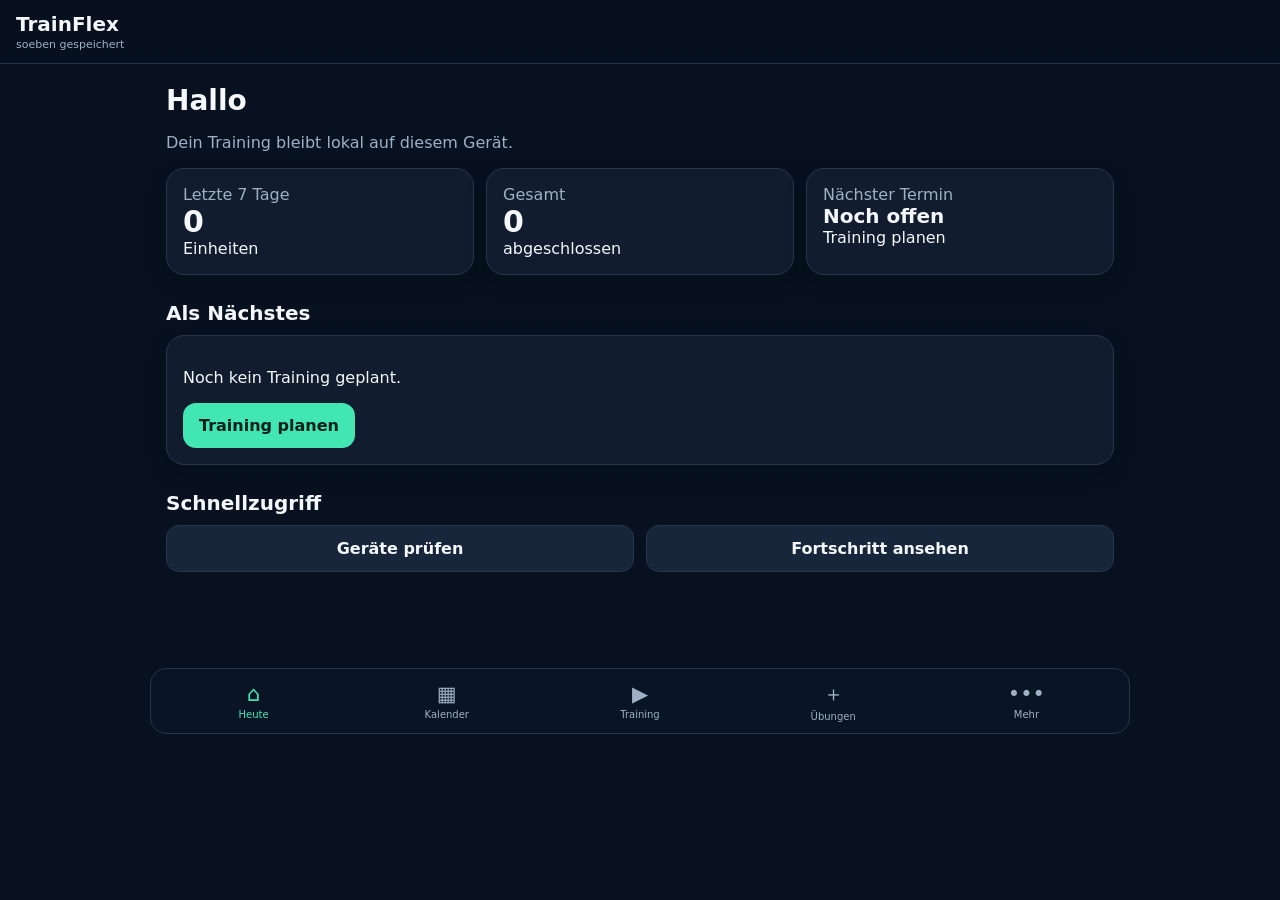
<file: index.html>
<!doctype html>
<html lang="de">
<head>
  <meta charset="utf-8">
  <meta name="viewport" content="width=device-width,initial-scale=1,viewport-fit=cover">
  <meta name="theme-color" content="#07111f">
  <meta name="apple-mobile-web-app-capable" content="yes">
  <meta name="apple-mobile-web-app-status-bar-style" content="black-translucent">
  <meta name="apple-mobile-web-app-title" content="TrainFlex">
  <link rel="manifest" href="manifest.webmanifest">
  <link rel="apple-touch-icon" href="icons/icon-180.png">
  <link rel="icon" href="icons/icon-192.png">
  <link rel="stylesheet" href="styles.css?v=5.2">
  <title>TrainFlex</title>
</head>
<body>
<div id="app">
  <header><div><b>TrainFlex</b><small id="status">lokal gespeichert</small></div><button id="installBtn" class="ghost hidden">Installieren</button></header>
  <main id="view" tabindex="-1"></main>
  <nav id="nav">
    <button data-route="dashboard">⌂<span>Heute</span></button>
    <button data-route="calendar">▦<span>Kalender</span></button>
    <button data-route="workouts">▶<span>Training</span></button>
    <button data-route="library">＋<span>Übungen</span></button>
    <button data-route="more">•••<span>Mehr</span></button>
  </nav>
</div>
<div id="toast" role="status"></div>
<div id="modal" class="modal hidden" role="dialog" aria-modal="true"><div class="modal-card" id="modalBody"></div></div>
<script src="db.js?v=5.2"></script><script src="app.js?v=5.2"></script>
</body></html>
</file>
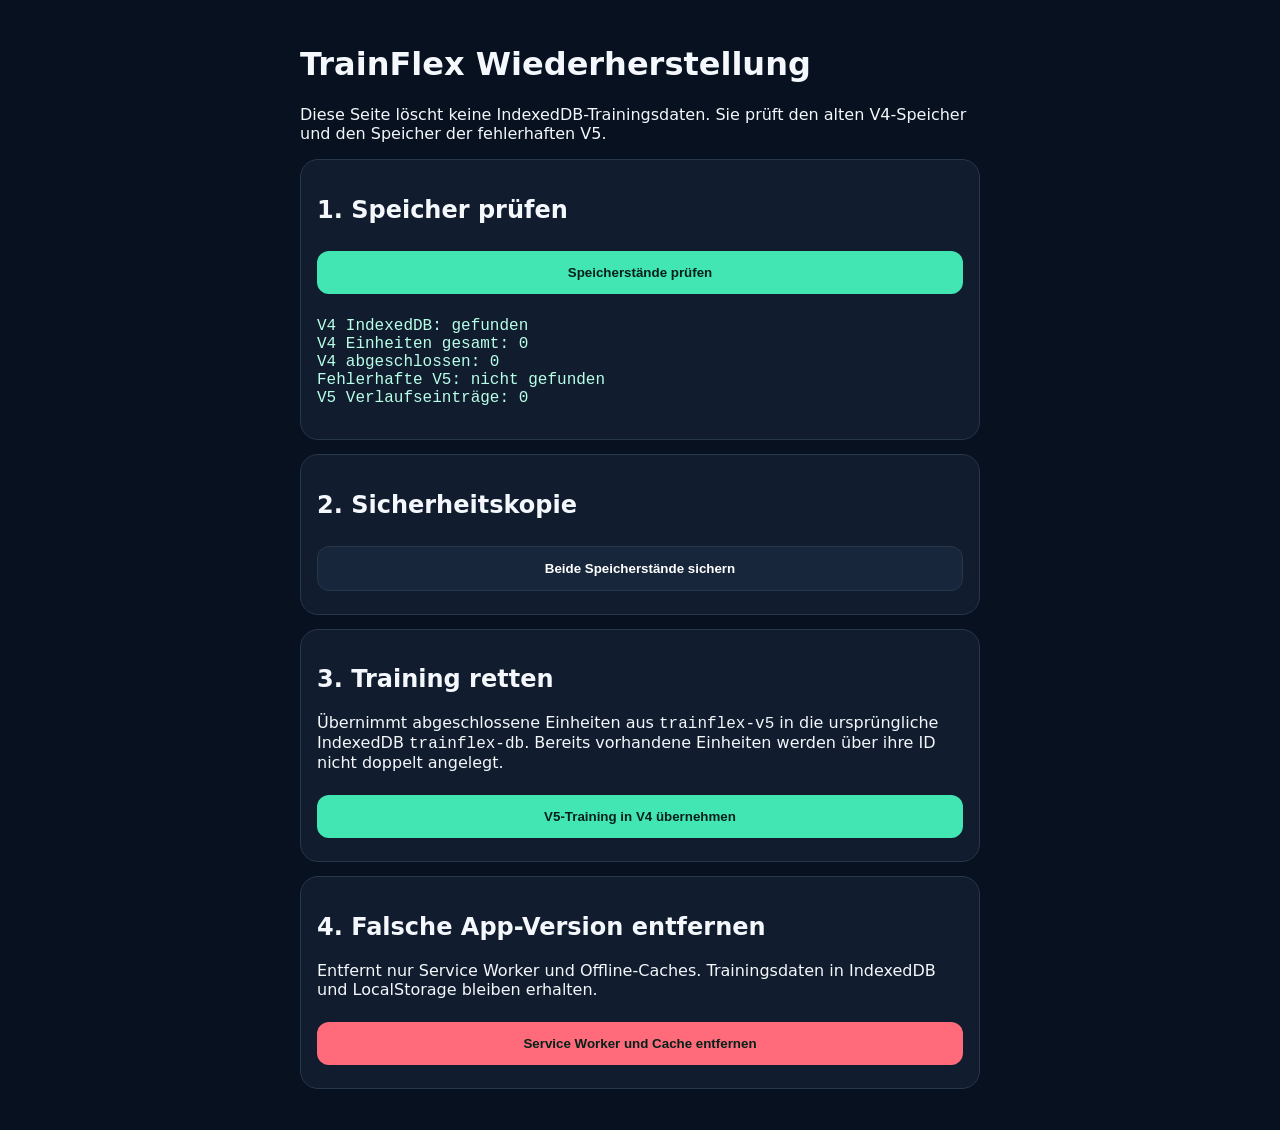
<file: trainflex-recovery.html>
<!doctype html><html lang="de"><head><meta charset="utf-8"><meta name="viewport" content="width=device-width,initial-scale=1,viewport-fit=cover"><title>TrainFlex Wiederherstellung</title><style>body{margin:0;background:#07111f;color:#f4f7fb;font:16px system-ui;padding:24px}main{max-width:680px;margin:auto}.card{background:#111d2e;border:1px solid #26364b;border-radius:18px;padding:16px;margin:14px 0}button{width:100%;padding:14px;margin:7px 0;border:0;border-radius:12px;background:#41e6b3;color:#052018;font-weight:800}.secondary{background:#17263a;color:#fff;border:1px solid #26364b}.danger{background:#ff6b7a}pre{white-space:pre-wrap;color:#b8ffe8}.ok{color:#41e6b3}.warn{color:#ffd166}</style></head><body><main><h1>TrainFlex Wiederherstellung</h1><p>Diese Seite löscht keine IndexedDB-Trainingsdaten. Sie prüft den alten V4-Speicher und den Speicher der fehlerhaften V5.</p><div class="card"><h2>1. Speicher prüfen</h2><button onclick="inspect()">Speicherstände prüfen</button><pre id="status">Noch nicht geprüft.</pre></div><div class="card"><h2>2. Sicherheitskopie</h2><button class="secondary" onclick="backup()">Beide Speicherstände sichern</button></div><div class="card"><h2>3. Training retten</h2><p>Übernimmt abgeschlossene Einheiten aus <code>trainflex-v5</code> in die ursprüngliche IndexedDB <code>trainflex-db</code>. Bereits vorhandene Einheiten werden über ihre ID nicht doppelt angelegt.</p><button onclick="migrate()">V5-Training in V4 übernehmen</button></div><div class="card"><h2>4. Falsche App-Version entfernen</h2><p>Entfernt nur Service Worker und Offline-Caches. Trainingsdaten in IndexedDB und LocalStorage bleiben erhalten.</p><button class="danger" onclick="cleanCache()">Service Worker und Cache entfernen</button></div></main><script>
const q=s=>document.querySelector(s);let v4=null,v5=null;
function openDB(){return new Promise((res,rej)=>{const r=indexedDB.open('trainflex-db',1);r.onupgradeneeded=e=>{const d=e.target.result;if(!d.objectStoreNames.contains('state'))d.createObjectStore('state')};r.onsuccess=()=>res(r.result);r.onerror=()=>rej(r.error)})}
async function getV4(){const db=await openDB();return new Promise((res,rej)=>{const r=db.transaction('state').objectStore('state').get('app');r.onsuccess=()=>res(r.result||null);r.onerror=()=>rej(r.error)})}
async function setV4(data){const db=await openDB();return new Promise((res,rej)=>{const r=db.transaction('state','readwrite').objectStore('state').put(data,'app');r.onsuccess=()=>res();r.onerror=()=>rej(r.error)})}
async function inspect(){v4=await getV4();try{v5=JSON.parse(localStorage.getItem('trainflex-v5')||'null')}catch(_){v5=null}const v4done=v4?.sessions?.filter(x=>x.completed).length||0,v5done=v5?.history?.length||0;q('#status').textContent=`V4 IndexedDB: ${v4?'gefunden':'nicht gefunden'}\nV4 Einheiten gesamt: ${v4?.sessions?.length||0}\nV4 abgeschlossen: ${v4done}\nFehlerhafte V5: ${v5?'gefunden':'nicht gefunden'}\nV5 Verlaufseinträge: ${v5done}`}
function dl(name,obj){const a=document.createElement('a');a.href=URL.createObjectURL(new Blob([JSON.stringify(obj,null,2)],{type:'application/json'}));a.download=name;a.click();setTimeout(()=>URL.revokeObjectURL(a.href),1000)}
async function backup(){await inspect();dl(`trainflex-recovery-${new Date().toISOString().slice(0,10)}.json`,{v4IndexedDB:v4,v5LocalStorage:v5});alert('Sicherungsdatei wurde erstellt.')}
async function migrate(){await inspect();if(!v4){alert('Die ursprünglichen V4-Daten wurden nicht gefunden. Bitte zuerst nichts löschen.');return}if(!v5?.history?.length){alert('Im Speicher der fehlerhaften V5 wurde kein Trainingsverlauf gefunden.');return}v4.exercises=v4.exercises||[];v4.sessions=v4.sessions||[];let added=0;for(const h of v5.history){if(v4.sessions.some(s=>s.id===h.id))continue;const items=[];for(const [n,e] of (h.exercises||[]).entries()){let ex=v4.exercises.find(x=>x.name===e.name);if(!ex){ex={id:crypto.randomUUID(),name:e.name||'Übernommene Übung',category:'Übernommen',equipment:e.equipment||'',notes:'Aus fehlerhafter V5 wiederhergestellt',disabled:false,alternativeId:''};v4.exercises.push(ex)}const sets=(e.setData||[]).map(x=>({done:true,weight:x.weight||'',reps:x.reps||'',time:'',distance:'',pace:'',rpe:x.rpe||'',note:''}));items.push({id:crypto.randomUUID(),exerciseId:ex.id,order:n,executionType:e.mode||'',prescribed:{exerciseId:ex.id,sets:sets.length||1,reps:'',weight:0,rpe:7},sets:sets.length?sets:[{done:true,weight:'',reps:'',time:'',distance:'',pace:'',rpe:'',note:''}]})}v4.sessions.push({id:h.id||crypto.randomUUID(),templateId:h.templateId||'',title:h.name||'Wiederhergestelltes Training',date:(h.date||new Date().toISOString()).slice(0,10),time:(h.date||'T18:00').slice(11,16)||'18:00',location:'',availableMinutes:60,completed:true,partial:false,completedAt:h.completedAt||h.date||new Date().toISOString(),notes:'Aus fehlerhafter V5 wiederhergestellt',adaptationReasons:[],items});added++}v4.meta=v4.meta||{};v4.meta.updated=new Date().toISOString();await setV4(v4);alert(`${added} Trainingseinheit(en) wurden in die ursprüngliche V4-Datenbank übernommen.`);await inspect()}
async function cleanCache(){const regs=await navigator.serviceWorker?.getRegistrations?.()||[];await Promise.all(regs.map(r=>r.unregister()));const keys=await caches.keys();await Promise.all(keys.map(k=>caches.delete(k)));alert('Service Worker und Offline-Caches wurden entfernt. Trainingsdaten wurden nicht gelöscht. Schließe jetzt Safari und die Home-Bildschirm-App vollständig.')}
inspect();
</script></body></html>
</file>
<file: styles.css>
:root{--bg:#07111f;--card:#111d2e;--card2:#17263a;--text:#f4f7fb;--muted:#9fb0c5;--accent:#41e6b3;--accent2:#3ea6ff;--danger:#ff6b7a;--line:#26364b;--safe:env(safe-area-inset-bottom)}*{box-sizing:border-box}html,body{margin:0;background:var(--bg);color:var(--text);font:16px system-ui,-apple-system,BlinkMacSystemFont,"Segoe UI",sans-serif}body{min-height:100vh}button,input,select,textarea{font:inherit}button{cursor:pointer}header{position:sticky;top:0;z-index:5;display:flex;justify-content:space-between;align-items:center;padding:calc(12px + env(safe-area-inset-top)) 16px 12px;background:rgba(7,17,31,.95);border-bottom:1px solid var(--line);backdrop-filter:blur(12px)}header b{font-size:20px}header small{display:block;color:var(--muted);font-size:11px;margin-top:2px}main{max-width:980px;margin:auto;padding:20px 16px calc(96px + var(--safe));outline:none}nav{position:fixed;z-index:10;bottom:0;left:0;right:0;display:grid;grid-template-columns:repeat(5,1fr);padding:7px 6px calc(7px + var(--safe));background:rgba(10,22,38,.97);border-top:1px solid var(--line);backdrop-filter:blur(14px)}nav button{border:0;background:none;color:var(--muted);min-height:52px;font-size:21px}nav button span{display:block;font-size:10px;margin-top:3px}nav button.active{color:var(--accent)}h1{font-size:28px;margin:0 0 4px}h2{font-size:20px;margin:26px 0 10px}h3{margin:0 0 8px}.muted{color:var(--muted)}.grid{display:grid;gap:12px}.grid.two{grid-template-columns:repeat(2,1fr)}.card{background:var(--card);border:1px solid var(--line);border-radius:18px;padding:16px;box-shadow:0 8px 25px #0002}.card.click{cursor:pointer}.row{display:flex;align-items:center;justify-content:space-between;gap:12px}.stack{display:flex;flex-direction:column;gap:10px}.pill{display:inline-block;padding:5px 9px;border-radius:999px;background:#1f344a;color:var(--accent);font-size:12px}.pill.warn{color:#ffd166}.big{font-size:30px;font-weight:750}.btn,button.primary{border:0;border-radius:13px;padding:13px 16px;background:var(--accent);color:#052018;font-weight:750}.btn.secondary,button.secondary{background:var(--card2);color:var(--text);border:1px solid var(--line)}button.ghost{background:transparent;border:1px solid var(--line);color:var(--text);border-radius:10px;padding:8px 11px}button.danger{background:#3b1822;color:#ffb5bd;border:1px solid #6e2735;border-radius:12px;padding:11px}.hidden{display:none!important}label{display:block;color:var(--muted);font-size:13px}.field{width:100%;margin-top:5px;background:#091524;color:var(--text);border:1px solid var(--line);border-radius:12px;padding:12px;min-height:46px}textarea.field{min-height:78px;resize:vertical}.form-grid{display:grid;grid-template-columns:repeat(2,1fr);gap:10px}.form-grid .wide{grid-column:1/-1}.exercise{border-left:4px solid var(--accent2)}.exercise.disabled{opacity:.55;border-left-color:var(--danger)}.setrow{display:grid;grid-template-columns:28px 1fr 1fr 1fr;gap:7px;align-items:center}.setrow input{min-width:0}.tabs{display:flex;gap:8px;overflow:auto;padding-bottom:4px}.tabs button{white-space:nowrap}.calendar{display:grid;grid-template-columns:repeat(7,1fr);gap:5px}.day{min-height:68px;border:1px solid var(--line);background:var(--card);border-radius:10px;color:var(--text);padding:6px;text-align:left}.day.off{opacity:.35}.day.today{border-color:var(--accent)}.dot{width:7px;height:7px;background:var(--accent2);border-radius:50%;display:inline-block;margin:2px}.progress{height:9px;background:#26364b;border-radius:9px;overflow:hidden}.progress i{height:100%;display:block;background:linear-gradient(90deg,var(--accent2),var(--accent))}.bar-chart{display:flex;align-items:flex-end;gap:8px;height:150px;padding-top:15px}.bar{flex:1;background:linear-gradient(var(--accent),var(--accent2));min-height:2px;border-radius:6px 6px 0 0;position:relative}.bar small{position:absolute;bottom:-22px;width:100%;text-align:center;color:var(--muted);font-size:9px}.modal{position:fixed;inset:0;z-index:30;background:#000b;display:flex;align-items:flex-end;justify-content:center}.modal-card{background:var(--card);width:min(620px,100%);max-height:92vh;overflow:auto;border-radius:22px 22px 0 0;padding:20px 16px calc(20px + var(--safe));border:1px solid var(--line)}#toast{position:fixed;z-index:50;left:50%;bottom:90px;transform:translateX(-50%);background:#eef;color:#07111f;padding:10px 14px;border-radius:10px;opacity:0;pointer-events:none;transition:.2s;max-width:90%;text-align:center}#toast.show{opacity:1}.toggle{display:flex;align-items:center;gap:10px}.toggle input{width:22px;height:22px}.notice{border:1px solid #5b4b20;background:#302b17;color:#ffe6a3;padding:12px;border-radius:12px;font-size:13px}@media(min-width:760px){nav{position:sticky;top:74px;max-width:980px;margin:auto;border:1px solid var(--line);border-radius:16px;padding:6px}.form-grid{grid-template-columns:repeat(4,1fr)}.modal{align-items:center}.modal-card{border-radius:22px}.grid.cards3{grid-template-columns:repeat(3,1fr)}}@media(max-width:420px){.grid.two{grid-template-columns:1fr}.setrow{grid-template-columns:24px 1fr 1fr 1fr}h1{font-size:25px}}

.recommend{margin:10px 0;padding:10px;border-radius:12px;background:#0e2b27;color:#b8ffe8;border:1px solid #1c604f;font-size:13px}.exercise-actions{margin:10px 0;flex-wrap:wrap}.exercise-actions span{display:flex;gap:6px;flex-wrap:wrap}
</file>
